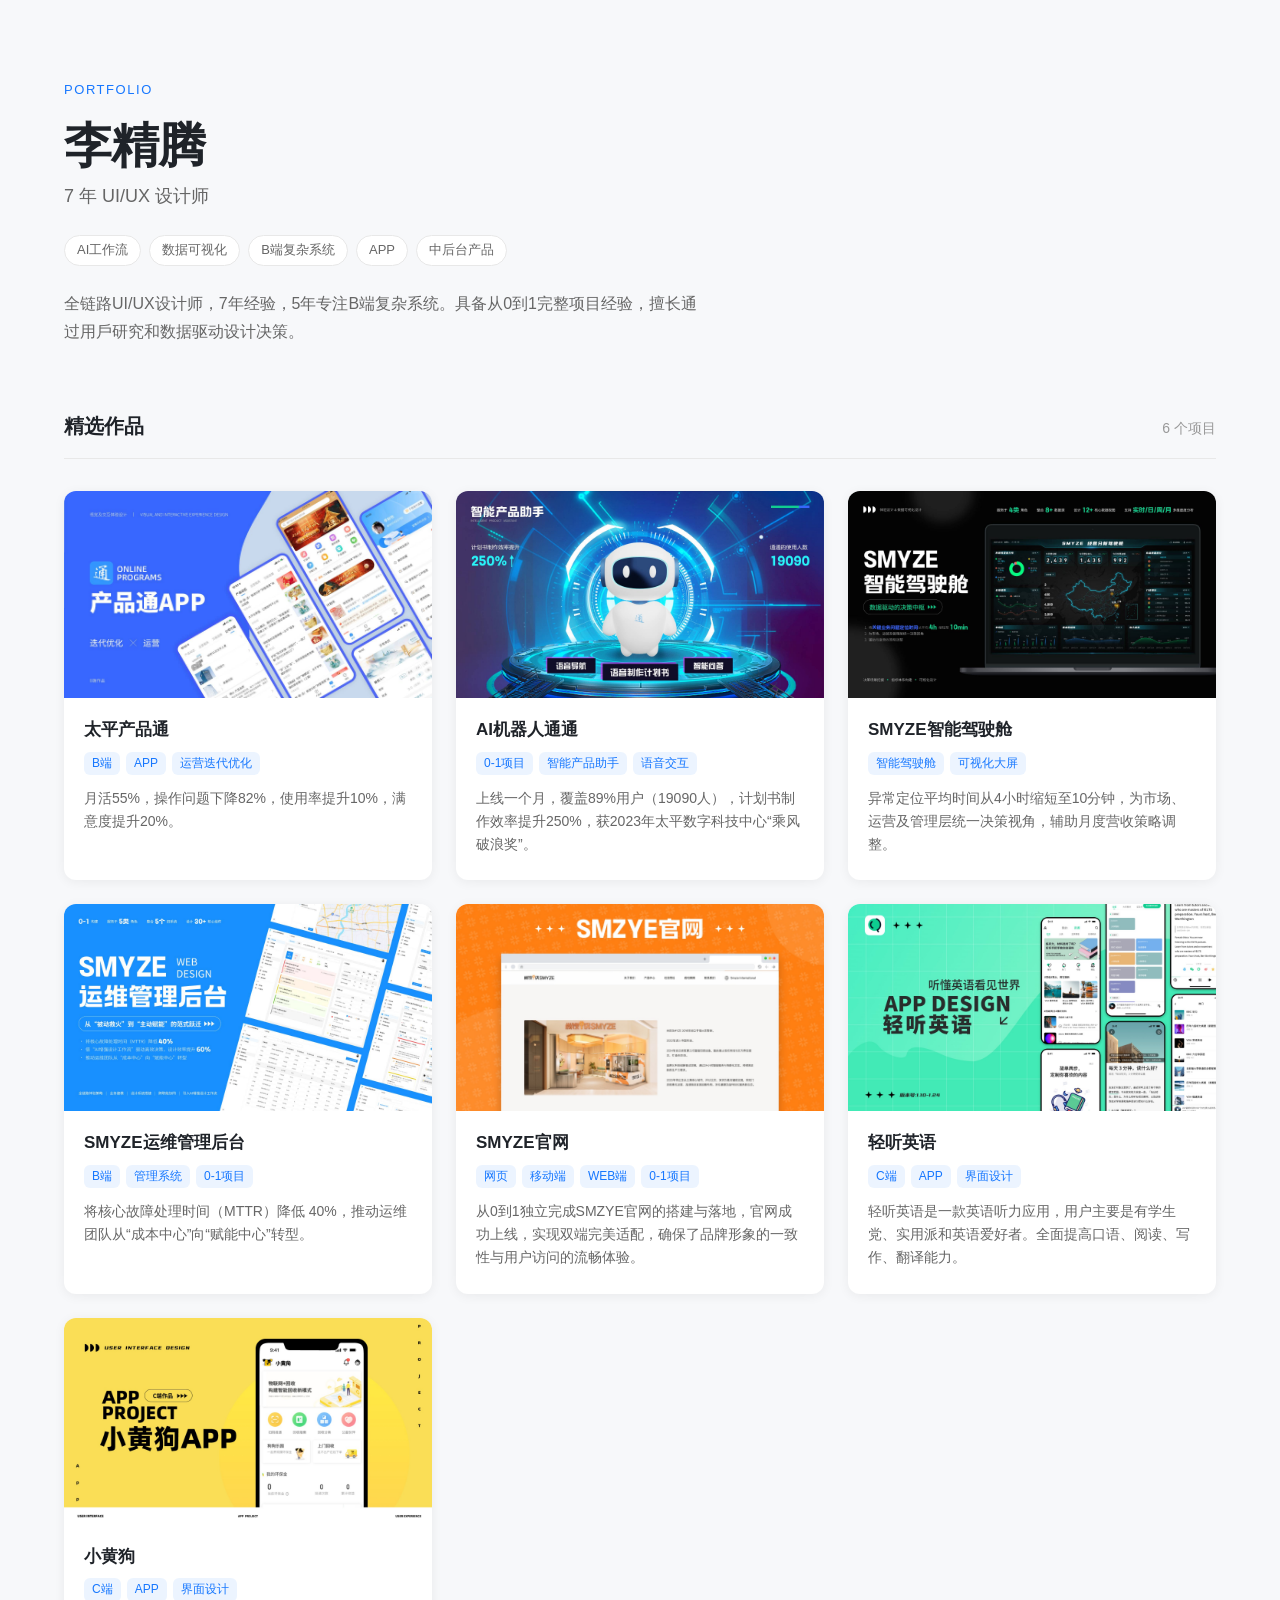
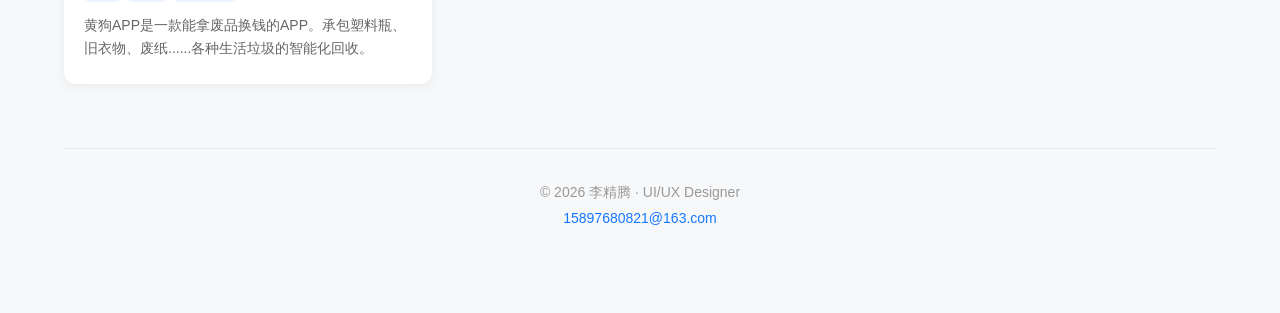
<file: index.html>
<!DOCTYPE html>
<html lang="zh-CN">
<head>
  <meta charset="UTF-8">
  <meta name="viewport" content="width=device-width, initial-scale=1.0">
  <meta name="description" content="B端UI/UX设计师作品集 - 7年企业级产品设计经验">
  <title>作品集 | UI/UX设计师</title>
  <link rel="stylesheet" href="css/style.css">
</head>
<body>

  <!-- ==================== 页面容器 ==================== -->
  <div class="page">

    <!-- ==================== 顶部：个人简介 ==================== -->
    <header class="hero">
      <div class="hero__inner">
        <p class="hero__label">Portfolio</p>
        <h1 class="hero__name">李精腾</h1>
        <p class="hero__title">7 年  UI/UX 设计师</p>

        <div class="hero__skills">
          <span class="tag">AI工作流</span>
          <span class="tag">数据可视化</span>
          <span class="tag">B端复杂系统</span>
          <span class="tag">APP</span>
          <span class="tag">中后台产品</span>
        </div>

        <p class="hero__bio">
          全链路UI/UX设计师，7年经验，5年专注B端复杂系统。具备从0到1完整项⽬经验，擅⻓通过⽤⼾研究和数据驱动设计决策。
        </p>
      </div>
    </header>

    <!-- ==================== 主体：作品网格 ==================== -->
    <main class="works">
      <div class="works__header">
        <h2 class="works__title">精选作品</h2>
        <p class="works__count">6 个项目</p>
      </div>

      <div class="works__grid">

        <!-- 作品 01 -->
        <a class="card" href="projects/project-01.html">
          <div class="card__cover card__cover--01">
            <img src="assets/covers/project-01.jpg" alt="太平产品通封面" loading="lazy"
                 onerror="this.style.display='none'">
          </div>
          <div class="card__body">
            <h3 class="card__title">太平产品通</h3>
            <div class="card__tags">
              <span class="card__tag">B端</span>
              <span class="card__tag">APP</span>
              <span class="card__tag">运营迭代优化</span>
            </div>
            <p class="card__desc">⽉活55%，操作问题下降82%，使⽤率提升10%，满意度提升20%。</p>
          </div>
        </a>

        <!-- 作品 02 -->
        <a class="card" href="projects/project-02.html">
          <div class="card__cover card__cover--02">
            <img src="assets/covers/project-02.jpg" alt="AI机器人通通封面" loading="lazy"
                 onerror="this.style.display='none'">
          </div>
          <div class="card__body">
            <h3 class="card__title">AI机器人通通</h3>
            <div class="card__tags">
               <span class="card__tag">0-1项目</span>
              <span class="card__tag">智能产品助手</span>
              <span class="card__tag">语音交互</span>
            </div>
            <p class="card__desc">上线一个月，覆盖89%用户（19090人），计划书制作效率提升250%，获2023年太平数字科技中心“乘风破浪奖”。</p>
          </div>
        </a>

        <!-- 作品 03 -->
        <a class="card" href="projects/project-03.html">
          <div class="card__cover card__cover--03">
            <img src="assets/covers/project-03.jpg" alt="SMYZE智能驾驶舱封面" loading="lazy"
                 onerror="this.style.display='none'">
          </div>
          <div class="card__body">
            <h3 class="card__title">SMYZE智能驾驶舱</h3>
            <div class="card__tags">
              <span class="card__tag">智能驾驶舱</span>
              <span class="card__tag">可视化大屏</span>
            </div>
            <p class="card__desc">异常定位平均时间从4小时缩短至10分钟，为市场、运营及管理层统一决策视角，辅助月度营收策略调整。</p>
          </div>
        </a>

        <!-- 作品 04 -->
        <a class="card" href="projects/project-04.html">
          <div class="card__cover card__cover--04">
            <img src="assets/covers/project-04.jpg" alt="SMYZE运维管理后台封面" loading="lazy"
                 onerror="this.style.display='none'">
          </div>
          <div class="card__body">
            <h3 class="card__title">SMYZE运维管理后台</h3>
            <div class="card__tags">
              <span class="card__tag">B端</span>
              <span class="card__tag">管理系统</span>
              <span class="card__tag">0-1项目</span>
            </div>
            <p class="card__desc">将核心故障处理时间（MTTR）降低 40%，推动运维团队从“成本中心”向“赋能中心”转型。</p>
          </div>
        </a>

        <!-- 作品 05 -->
        <a class="card" href="projects/project-05.html">
          <div class="card__cover card__cover--05">
            <img src="assets/covers/project-05.jpg" alt="SMYZE官网封面" loading="lazy"
                 onerror="this.style.display='none'">
          </div>
          <div class="card__body">
            <h3 class="card__title">SMYZE官网</h3>
            <div class="card__tags">
              <span class="card__tag">网页</span>
              <span class="card__tag">移动端</span>
               <span class="card__tag">WEB端</span>
              <span class="card__tag">0-1项目</span>
            </div>
            <p class="card__desc">从0到1独立完成SMZYE官网的搭建与落地，官网成功上线，实现双端完美适配，确保了品牌形象的一致性与用户访问的流畅体验。</p>
          </div>
        </a>

        <!-- 作品 06 -->
        <a class="card" href="projects/project-06.html">
          <div class="card__cover card__cover--06">
            <img src="assets/covers/project-06.jpg" alt="财务审批平台封面" loading="lazy"
                 onerror="this.style.display='none'">
          </div>
          <div class="card__body">
            <h3 class="card__title">轻听英语</h3>
            <div class="card__tags">
              <span class="card__tag">C端</span>
              <span class="card__tag">APP</span>
              <span class="card__tag">界面设计</span>
            </div>
            <p class="card__desc">轻听英语是一款英语听力应用，用户主要是有学生党、实用派和英语爱好者。全面提高口语、阅读、写作、翻译能力。</p>
          </div>
        </a>

         <!-- 作品 07-->
        <a class="card" href="projects/project-07.html">
          <div class="card__cover card__cover--07">
            <img src="assets/covers/project-07.jpg" alt="财务审批平台封面" loading="lazy"
                 onerror="this.style.display='none'">
          </div>
          <div class="card__body">
            <h3 class="card__title">小黄狗</h3>
            <div class="card__tags">
              <span class="card__tag">C端</span>
              <span class="card__tag">APP</span>
              <span class="card__tag">界面设计</span>
            </div>
            <p class="card__desc">黄狗APP是一款能拿废品换钱的APP。承包塑料瓶、旧衣物、废纸......各种生活垃圾的智能化回收。</p>
          </div>
        </a> 

         <!-- 作品 08 -->
        <!-- <a class="card" href="projects/project-08.html">
          <div class="card__cover card__cover--08">
            <img src="assets/covers/project-08.jpg" alt="财务审批平台封面" loading="lazy"
                 onerror="this.style.display='none'">
          </div>
          <div class="card__body">
            <h3 class="card__title">财务审批平台</h3>
            <div class="card__tags">
              <span class="card__tag">财务</span>
              <span class="card__tag">审批流</span>
            </div>
            <p class="card__desc">多层级审批与合规校验一体化，平均审批时长减少 55%。</p>
          </div>
        </a> -->

      </div>
    </main>

    <!-- ==================== 页脚 ==================== -->
    <footer class="footer">
      <p>&copy; 2026 李精腾 · UI/UX Designer</p>
      <p class="footer__contact">
        <a href="mailto:hello@example.com">15897680821@163.com</a>
      </p>
    </footer>

  </div>

</body>
</html>
</file>
<file: css/style.css>
/* ============================================================
   设计师作品集 — 全局样式
   配色：主色 #1677ff | 文字 #1f2329 / #666
   布局：PC 3列 · 平板 2列 · 手机 1列
   ============================================================ */

/* ---------- CSS 变量 ---------- */
:root {
  --color-primary: #1677ff;
  --color-text: #1f2329;
  --color-text-secondary: #666666;
  --color-text-muted: #999999;
  --color-bg: #f7f8fa;
  --color-card: #ffffff;
  --color-border: #e8e8e8;
  --shadow-card: 0 2px 12px rgba(0, 0, 0, 0.06);
  --shadow-hover: 0 8px 24px rgba(0, 0, 0, 0.1);
  --radius: 12px;
  --radius-sm: 6px;
  --max-width: 1200px;
  --gap: 24px;
  --transition: 0.25s cubic-bezier(0.4, 0, 0.2, 1);
}

/* ---------- 重置与基础 ---------- */
*,
*::before,
*::after {
  box-sizing: border-box;
  margin: 0;
  padding: 0;
}

html {
  -webkit-text-size-adjust: 100%;
  scroll-behavior: smooth;
}

body {
  font-family: -apple-system, BlinkMacSystemFont, "PingFang SC", "Helvetica Neue",
    "Microsoft YaHei", "Segoe UI", sans-serif;
  font-size: 16px;
  line-height: 1.6;
  color: var(--color-text);
  background: var(--color-bg);
  -webkit-font-smoothing: antialiased;
}

a {
  color: inherit;
  text-decoration: none;
}

img {
  display: block;
  max-width: 100%;
  height: auto;
}

/* ---------- 页面容器 ---------- */
.page {
  max-width: var(--max-width);
  margin: 0 auto;
  padding: 0 24px 80px;
}

/* ============================================================
   顶部：个人简介
   ============================================================ */
.hero {
  padding: 80px 0 64px;
}

.hero__inner {
  max-width: 640px;
}

.hero__label {
  font-size: 13px;
  font-weight: 500;
  letter-spacing: 0.12em;
  text-transform: uppercase;
  color: var(--color-primary);
  margin-bottom: 16px;
}

.hero__name {
  font-size: clamp(32px, 5vw, 48px);
  font-weight: 700;
  line-height: 1.2;
  letter-spacing: -0.02em;
  color: var(--color-text);
  margin-bottom: 8px;
}

.hero__title {
  font-size: 18px;
  font-weight: 500;
  color: var(--color-text-secondary);
  margin-bottom: 24px;
}

.hero__skills {
  display: flex;
  flex-wrap: wrap;
  gap: 8px;
  margin-bottom: 24px;
}

.tag {
  display: inline-block;
  padding: 4px 12px;
  font-size: 13px;
  color: var(--color-text-secondary);
  background: var(--color-card);
  border: 1px solid var(--color-border);
  border-radius: 20px;
}

.hero__bio {
  font-size: 16px;
  line-height: 1.75;
  color: var(--color-text-secondary);
}

/* ============================================================
   主体：作品网格
   ============================================================ */
.works {
  margin-bottom: 64px;
}

.works__header {
  display: flex;
  align-items: baseline;
  justify-content: space-between;
  margin-bottom: 32px;
  padding-bottom: 16px;
  border-bottom: 1px solid var(--color-border);
}

.works__title {
  font-size: 20px;
  font-weight: 600;
  color: var(--color-text);
}

.works__count {
  font-size: 14px;
  color: var(--color-text-muted);
}

/* 响应式网格：手机 1列 · 平板 2列 · PC 3列 */
.works__grid {
  display: grid;
  grid-template-columns: 1fr;
  gap: var(--gap);
}

@media (min-width: 640px) {
  .works__grid {
    grid-template-columns: repeat(2, 1fr);
  }
}

@media (min-width: 1024px) {
  .works__grid {
    grid-template-columns: repeat(3, 1fr);
  }
}

/* ============================================================
   作品卡片
   ============================================================ */
.card {
  display: flex;
  flex-direction: column;
  background: var(--color-card);
  border-radius: var(--radius);
  box-shadow: var(--shadow-card);
  overflow: hidden;
  transition: transform var(--transition), box-shadow var(--transition);
}

.card:hover {
  transform: translateY(-6px);
  box-shadow: var(--shadow-hover);
}

/* 16:9 封面比例 */
.card__cover {
  position: relative;
  aspect-ratio: 16 / 9;
  overflow: hidden;
  background: #eef1f6;
}

.card__cover img {
  width: 100%;
  height: 100%;
  object-fit: cover;
  transition: transform var(--transition);
}

.card:hover .card__cover img {
  transform: scale(1.03);
}

/* 封面占位渐变（图片未加载时显示） */
.card__cover--01 { background: linear-gradient(135deg, #e8f0fe 0%, #d6e4ff 100%); }
.card__cover--02 { background: linear-gradient(135deg, #f0f5ff 0%, #d6e8ff 100%); }
.card__cover--03 { background: linear-gradient(135deg, #e6f4ff 0%, #bae0ff 100%); }
.card__cover--04 { background: linear-gradient(135deg, #f9f0ff 0%, #efdbff 100%); }
.card__cover--05 { background: linear-gradient(135deg, #e6fffb 0%, #b5f5ec 100%); }
.card__cover--06 { background: linear-gradient(135deg, #fff7e6 0%, #ffe7ba 100%); }
.card__cover--07 { background: linear-gradient(135deg, #e8f0fe 0%, #efdbff 100%); }
.card__cover--08 { background: linear-gradient(135deg, #f0f5ff 0%, #d6e8ff 100%); }

.card__body {
  padding: 20px 20px 24px;
  flex: 1;
  display: flex;
  flex-direction: column;
}

.card__title {
  font-size: 17px;
  font-weight: 600;
  color: var(--color-text);
  margin-bottom: 10px;
  line-height: 1.4;
}

.card__tags {
  display: flex;
  flex-wrap: wrap;
  gap: 6px;
  margin-bottom: 12px;
}

.card__tag {
  font-size: 12px;
  color: var(--color-primary);
  background: rgba(22, 119, 255, 0.08);
  padding: 2px 8px;
  border-radius: var(--radius-sm);
}

.card__desc {
  font-size: 14px;
  line-height: 1.65;
  color: var(--color-text-secondary);
  margin-top: 0;
}

/* ============================================================
   页脚
   ============================================================ */
.footer {
  padding-top: 32px;
  border-top: 1px solid var(--color-border);
  text-align: center;
}

.footer p {
  font-size: 14px;
  color: var(--color-text-muted);
  margin-bottom: 4px;
}

.footer__contact a {
  color: var(--color-primary);
  transition: opacity 0.2s;
}

.footer__contact a:hover {
  opacity: 0.75;
}

/* ============================================================
   项目详情页（projects/ 子页面共用）
   ============================================================ */

/* 详情页整体容器 */
.detail {
  min-height: 100dvh;
}

/* 顶部导航：左上角返回首页 */
.detail-nav {
  position: sticky;
  top: 0;
  z-index: 10;
  background: rgba(247, 248, 250, 0.92);
  backdrop-filter: blur(8px);
  -webkit-backdrop-filter: blur(8px);
  border-bottom: 1px solid transparent;
}

.detail-nav__inner {
  max-width: 800px;
  margin: 0 auto;
  padding: 16px 24px;
}

.detail-back {
  display: inline-flex;
  align-items: center;
  gap: 6px;
  font-size: 14px;
  font-weight: 500;
  color: var(--color-text-secondary);
  transition: color 0.2s;
}

.detail-back:hover {
  color: var(--color-primary);
}

.detail-back::before {
  content: "←";
  font-size: 15px;
}

/* 正文区域 */
.detail-page {
  max-width: 800px;
  margin: 0 auto;
  padding: 40px 24px 96px;
}

/* 项目头部 */
.detail-hero {
  margin-bottom: 56px;
  padding-bottom: 40px;
  border-bottom: 1px solid var(--color-border);
}

.detail-hero__type {
  font-size: 13px;
  font-weight: 500;
  letter-spacing: 0.06em;
  color: var(--color-primary);
  margin-bottom: 12px;
}

.detail-hero h1 {
  font-size: clamp(28px, 4vw, 36px);
  font-weight: 700;
  line-height: 1.3;
  letter-spacing: -0.02em;
  color: var(--color-text);
  margin-bottom: 24px;
}

.detail-hero__role {
  margin-bottom: 20px;
}

.detail-hero__role-label {
  display: block;
  font-size: 13px;
  font-weight: 600;
  color: var(--color-text);
  margin-bottom: 8px;
}

.detail-hero__role-text {
  font-size: 15px;
  line-height: 1.75;
  color: var(--color-text-secondary);
}

.detail-desc {
  font-size: 16px;
  line-height: 1.8;
  color: var(--color-text-secondary);
}

/* 正文区块 */
.detail-section {
  margin-bottom: 56px;
}

.detail-section:last-child {
  margin-bottom: 0;
}

.detail-section h2 {
  font-size: 18px;
  font-weight: 600;
  color: var(--color-text);
  margin-bottom: 20px;
  padding-left: 12px;
  border-left: 3px solid var(--color-primary);
}

.detail-section p {
  font-size: 15px;
  line-height: 1.8;
  color: var(--color-text-secondary);
}

.detail-section p + p {
  margin-top: 12px;
}

.detail-section ul,
.detail-section ol {
  padding-left: 20px;
}

.detail-section li {
  font-size: 15px;
  line-height: 1.8;
  color: var(--color-text-secondary);
}

.detail-section li + li {
  margin-top: 8px;
}

/* 核心设计展示：图片画廊（可无限插入） */
.detail-gallery {
  display: flex;
  flex-direction: column;
  align-items: center;
  gap: 16px;
  margin-top: 8px;
}

.detail-figure {
  width: 100%;
  margin: 0;
}

.detail-figure img {
  width: 100%;
  max-width: 100%;
  height: auto;
  margin: 0 auto;
  border-radius: var(--radius);
  box-shadow: var(--shadow-card);
  background: var(--color-card);
}

.detail-figure figcaption {
  margin-top: 12px;
  font-size: 13px;
  line-height: 1.6;
  text-align: center;
  color: var(--color-text-muted);
}

/* ---------- 响应式微调 ---------- */
@media (max-width: 639px) {
  .page {
    padding: 0 16px 64px;
  }

  .hero {
    padding: 48px 0 40px;
  }

  .works__header {
    margin-bottom: 24px;
  }

  .detail-nav__inner {
    padding: 14px 16px;
  }

  .detail-page {
    padding: 32px 16px 72px;
  }

  .detail-hero {
    margin-bottom: 40px;
    padding-bottom: 32px;
  }

  .detail-section {
    margin-bottom: 40px;
  }

  .detail-gallery {
    gap: 32px;
  }
}
</file>
